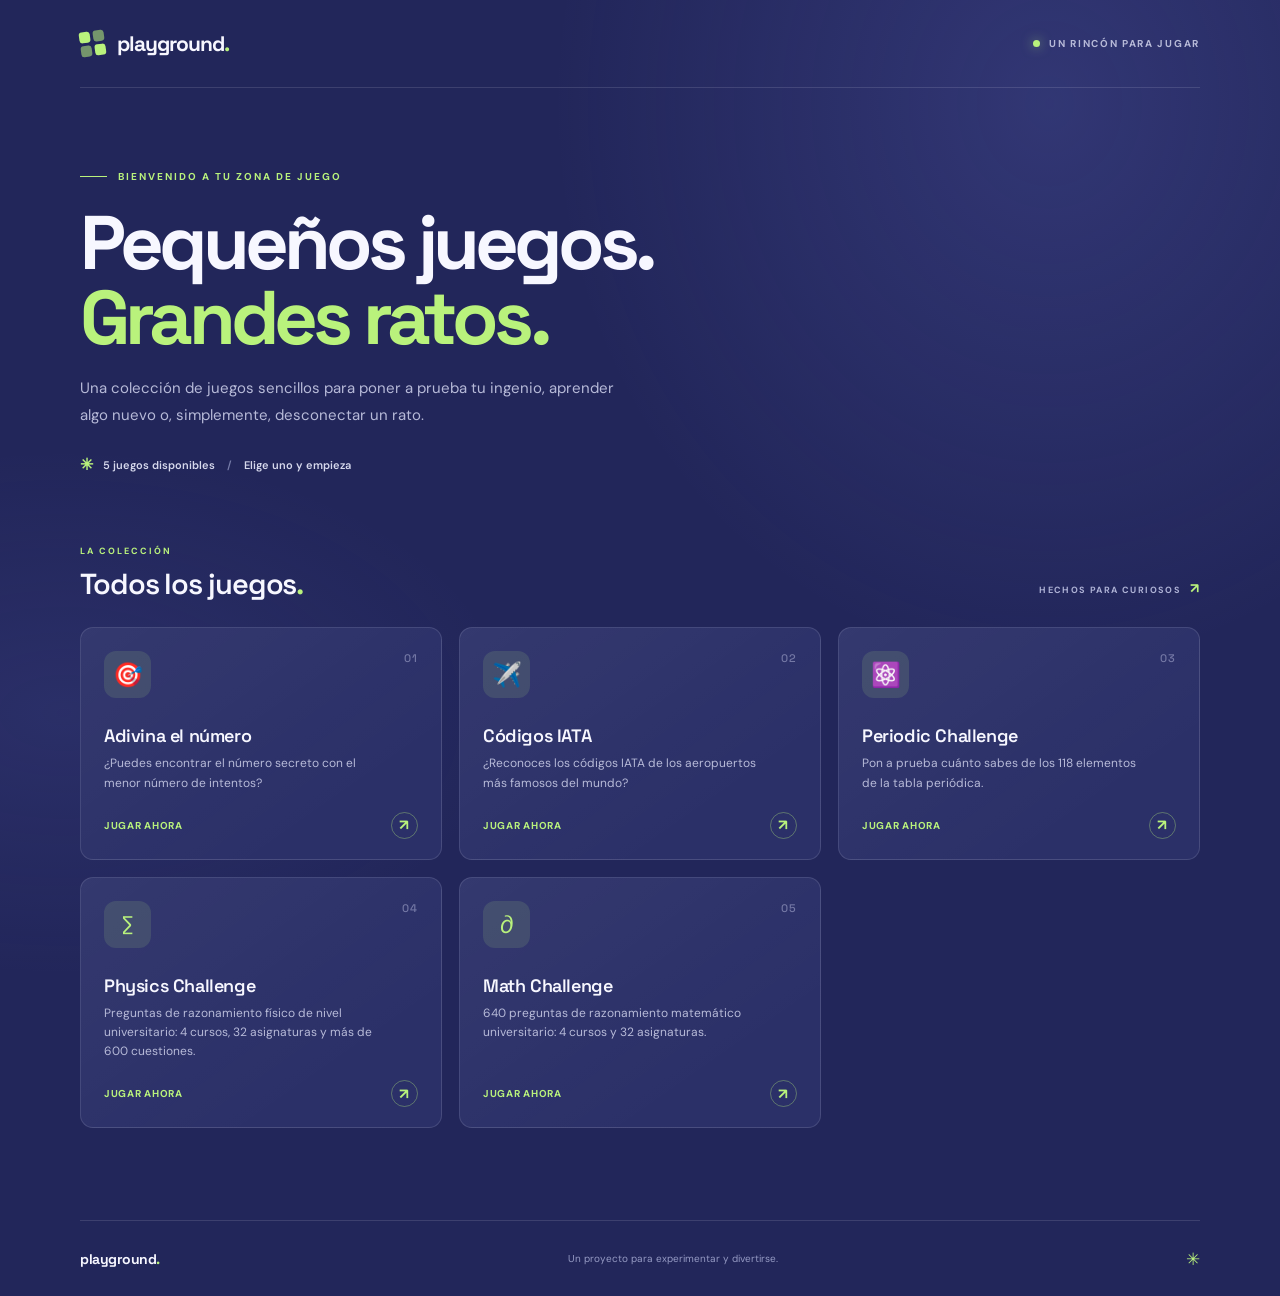
<file: index.html>
<!doctype html>
<html lang="es">
<head>
  <meta charset="utf-8">
  <meta name="viewport" content="width=device-width, initial-scale=1">
  <meta name="theme-color" content="#22265a">
  <meta name="description" content="Una colección de juegos pequeños para pasar un buen rato.">
  <title>Playground — pequeños juegos, grandes ratos</title>
  <link rel="preconnect" href="https://fonts.googleapis.com">
  <link rel="preconnect" href="https://fonts.gstatic.com" crossorigin>
  <link href="https://fonts.googleapis.com/css2?family=DM+Sans:wght@400;500;600;700;800&family=Space+Grotesk:wght@500;600;700&display=swap" rel="stylesheet">
  <link rel="stylesheet" href="styles.css">
  <script src="app.js" defer></script>
</head>
<body>
  <div class="page-shell">
    <header class="topbar">
      <a class="brand" href="./" aria-label="Playground, inicio">
        <span class="brand-mark" aria-hidden="true"><i></i><i></i><i></i><i></i></span>
        <span>playground<span class="brand-period">.</span></span>
      </a>
      <span class="topbar-note"><span class="status-dot"></span> UN RINCÓN PARA JUGAR</span>
    </header>

    <main>
      <section class="intro">
        <div class="eyebrow"><span class="eyebrow-line"></span> BIENVENIDO A TU ZONA DE JUEGO</div>
        <h1>Pequeños juegos.<br><span>Grandes ratos.</span></h1>
        <p class="intro-copy">Una colección de juegos sencillos para poner a prueba tu ingenio, aprender algo nuevo o, simplemente, desconectar un rato.</p>
        <div class="intro-meta"><span class="meta-icon">✳</span><span id="game-count">Cargando juegos...</span><span class="meta-divider">/</span><span>Elige uno y empieza</span></div>
      </section>

      <section class="library" aria-labelledby="library-title">
        <div class="section-heading">
          <div>
            <p class="section-kicker">LA COLECCIÓN</p>
            <h2 id="library-title">Todos los juegos<span class="heading-period">.</span></h2>
          </div>
          <span class="section-side-note">HECHOS PARA CURIOSOS <span>↗</span></span>
        </div>
        <div id="games-grid" class="games-grid" aria-live="polite">
          <div class="loading-card"><span class="loader"></span> Preparando la colección...</div>
        </div>
        <p id="empty-state" class="empty-state" hidden>Todavía no hay juegos por aquí. ¡Añade el primero!</p>
      </section>
    </main>

    <footer class="footer">
      <span class="footer-brand">playground<span class="brand-period">.</span></span>
      <span>Un proyecto para experimentar y divertirse.</span>
      <span class="footer-symbol">✳</span>
    </footer>
  </div>
</body>
</html>
</file>
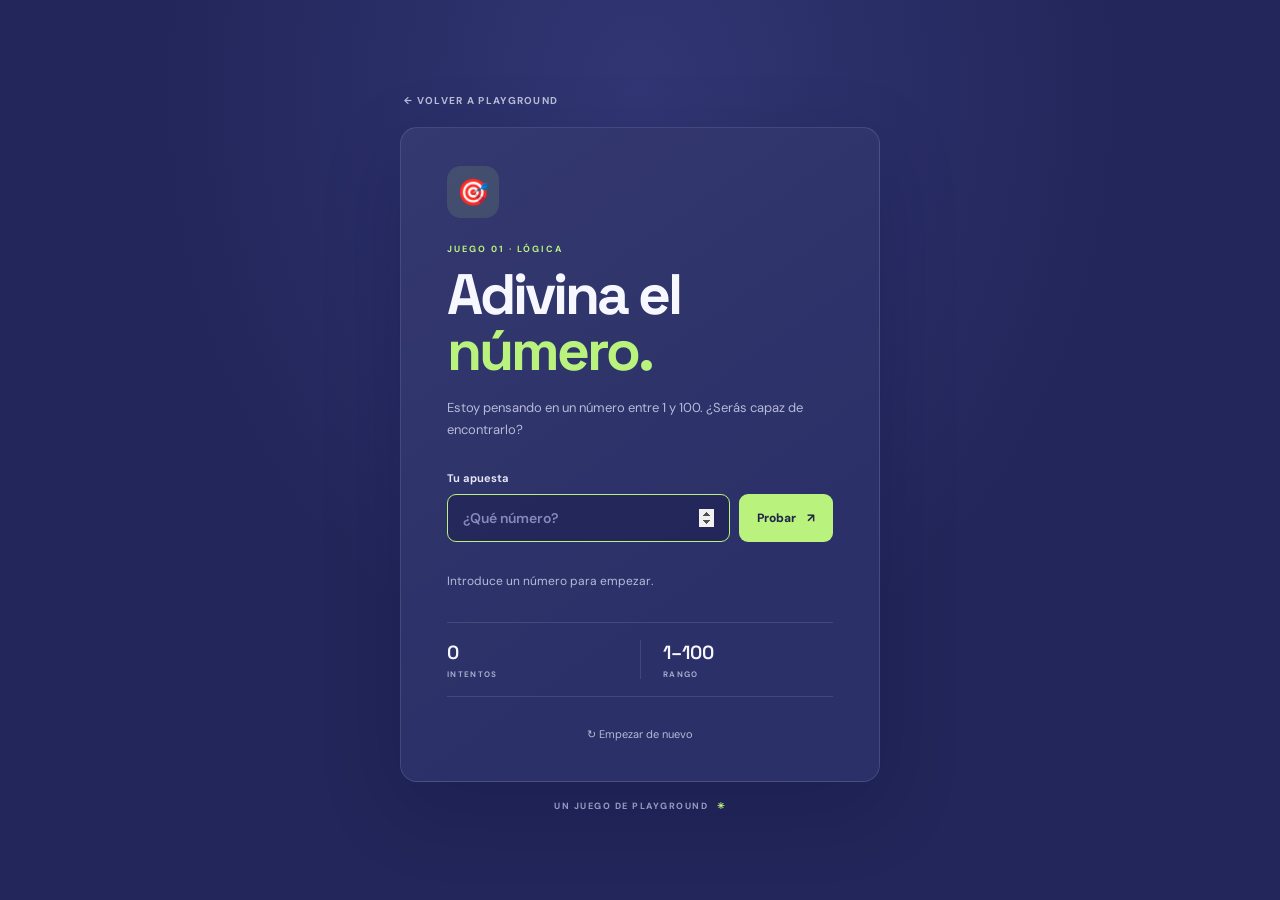
<file: games/adivina-numero/index.html>
<!doctype html>
<html lang="es">
<head>
  <meta charset="utf-8">
  <meta name="viewport" content="width=device-width, initial-scale=1">
  <meta name="theme-color" content="#22265a">
  <title>Adivina el número — Playground</title>
  <link rel="preconnect" href="https://fonts.googleapis.com">
  <link rel="preconnect" href="https://fonts.gstatic.com" crossorigin>
  <link href="https://fonts.googleapis.com/css2?family=DM+Sans:wght@400;500;600;700;800&family=Space+Grotesk:wght@500;600;700&display=swap" rel="stylesheet">
  <link rel="stylesheet" href="style.css">
  <script src="game.js" defer></script>
</head>
<body>
  <main class="game-wrap">
    <a class="back-link" href="../../">← VOLVER A PLAYGROUND</a>
    <section class="game-panel">
      <div class="game-icon">🎯</div>
      <p class="eyebrow">JUEGO 01 · LÓGICA</p>
      <h1>Adivina el<br><span>número.</span></h1>
      <p class="subtitle">Estoy pensando en un número entre 1 y 100. ¿Serás capaz de encontrarlo?</p>
      <form id="guess-form" class="guess-form">
        <label for="guess">Tu apuesta</label>
        <div class="input-row">
          <input id="guess" type="number" min="1" max="100" placeholder="¿Qué número?" required autocomplete="off" inputmode="numeric">
          <button type="submit">Probar <span>↗</span></button>
        </div>
      </form>
      <p id="message" class="message" aria-live="polite">Introduce un número para empezar.</p>
      <div class="stats"><div><strong id="attempts">0</strong><span>INTENTOS</span></div><div><strong>1–100</strong><span>RANGO</span></div></div>
      <button id="reset" class="reset-button" type="button">↻ Empezar de nuevo</button>
    </section>
    <p class="footer-note">UN JUEGO DE PLAYGROUND <span>✳</span></p>
  </main>
</body>
</html>
</file>
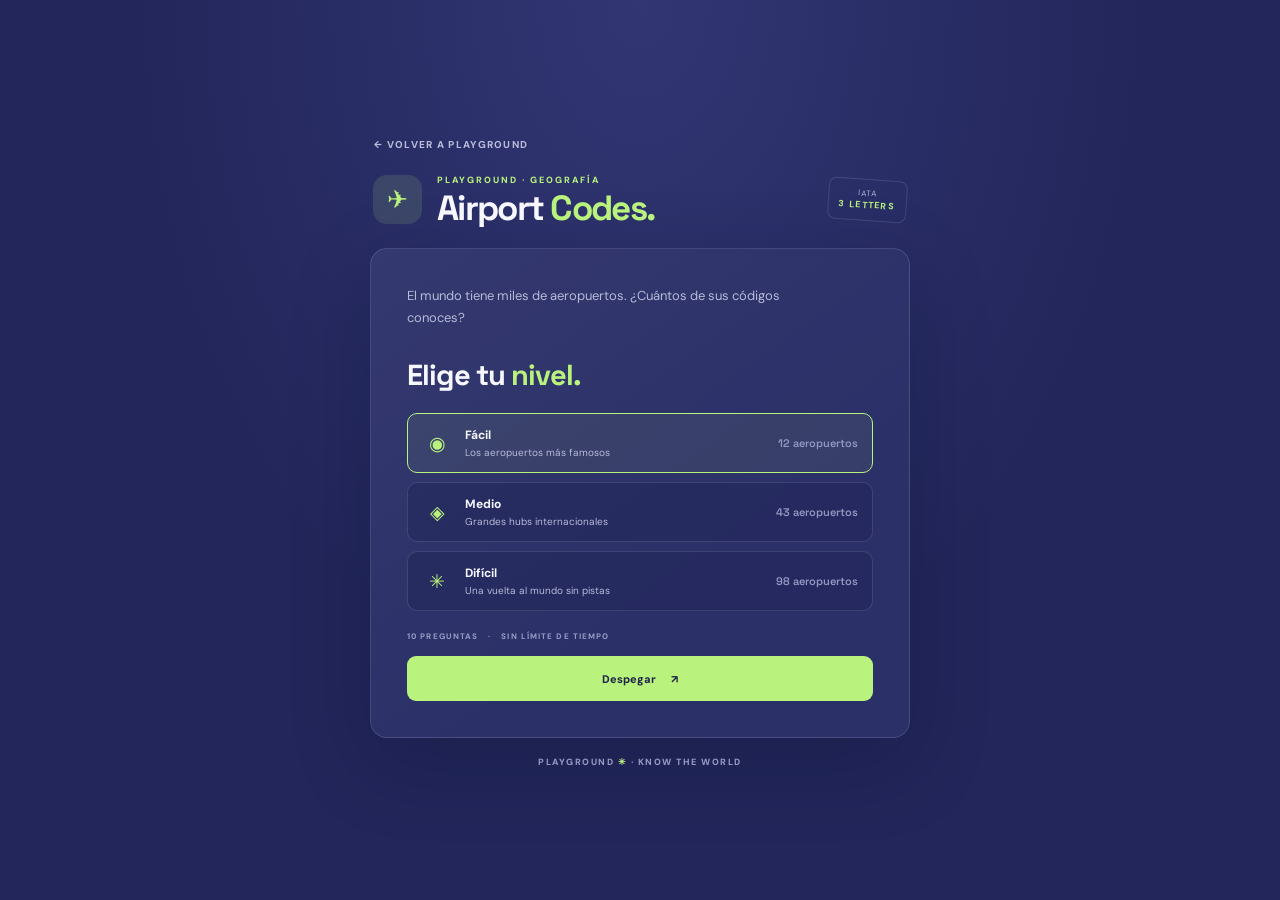
<file: games/airport-codes/index.html>
<!doctype html>
<html lang="es">
<head>
  <meta charset="utf-8">
  <meta name="viewport" content="width=device-width, initial-scale=1">
  <meta name="theme-color" content="#22265a">
  <title>Airport Codes — Playground</title>
  <link rel="preconnect" href="https://fonts.googleapis.com">
  <link rel="preconnect" href="https://fonts.gstatic.com" crossorigin>
  <link href="https://fonts.googleapis.com/css2?family=DM+Sans:wght@400;500;600;700;800&family=Space+Grotesk:wght@500;600;700&display=swap" rel="stylesheet">
  <link rel="stylesheet" href="style.css">
  <script src="game.js" defer></script>
</head>
<body>
  <main class="game-wrap">
    <a class="back-link" href="../../">← VOLVER A PLAYGROUND</a>

    <header class="topline">
      <div class="brand-mark">✈</div>
      <div>
        <p class="eyebrow">PLAYGROUND · GEOGRAFÍA</p>
        <h1>Airport <span>Codes.</span></h1>
      </div>
      <div class="iata-stamp">IATA<br><strong>3 LETTERS</strong></div>
    </header>

    <section id="screen-start" class="panel start-screen">
      <p class="intro">El mundo tiene miles de aeropuertos. ¿Cuántos de sus códigos conoces?</p>
      <h2>Elige tu <span>nivel.</span></h2>
      <div class="difficulty-list" role="group" aria-label="Dificultad">
        <button class="difficulty selected" data-level="easy" type="button">
          <span class="level-icon">◉</span><span class="level-copy"><strong>Fácil</strong><small>Los aeropuertos más famosos</small></span><span class="level-count">12 aeropuertos</span>
        </button>
        <button class="difficulty" data-level="medium" type="button">
          <span class="level-icon">◈</span><span class="level-copy"><strong>Medio</strong><small>Grandes hubs internacionales</small></span><span class="level-count">43 aeropuertos</span>
        </button>
        <button class="difficulty" data-level="hard" type="button">
          <span class="level-icon">✳</span><span class="level-copy"><strong>Difícil</strong><small>Una vuelta al mundo sin pistas</small></span><span class="level-count">98 aeropuertos</span>
        </button>
      </div>
      <div class="start-meta"><span>10 PREGUNTAS</span><span>·</span><span>SIN LÍMITE DE TIEMPO</span></div>
      <button id="start-button" class="primary-button" type="button">Despegar <span>↗</span></button>
    </section>

    <section id="screen-quiz" class="panel quiz-screen" hidden>
      <div class="quiz-top">
        <span id="round-label" class="round-label">PREGUNTA 01 / 10</span>
        <span id="level-label" class="level-pill">FÁCIL</span>
      </div>
      <div class="progress-track"><div id="progress-bar" class="progress-bar"></div></div>
      <div class="score-row"><span>✦ <strong id="score">0</strong> PUNTOS</span><span>RACHA <strong id="streak">0</strong></span></div>

      <div class="airport-card">
        <div class="airport-sky"><span class="radar radar-one"></span><span class="radar radar-two"></span><span class="plane">✈</span><span class="sky-label">DESTINATION UNKNOWN</span></div>
        <p id="airport-country" class="country-label">ESPAÑA · EUROPA</p>
        <h2 id="airport-city">Madrid</h2>
        <p id="airport-name" class="airport-name">Adolfo Suárez Madrid-Barajas</p>
        <div class="code-slots" aria-hidden="true"><span>?</span><span>?</span><span>?</span></div>
      </div>

      <form id="answer-form" class="answer-form" autocomplete="off">
        <label for="answer">¿Cuál es su código IATA?</label>
        <div class="answer-row">
          <input id="answer" name="answer" type="text" maxlength="3" minlength="3" placeholder="ABC" aria-label="Código IATA de tres letras" required>
          <button class="primary-button submit-button" type="submit">Comprobar <span>↗</span></button>
        </div>
      </form>
      <p id="feedback" class="feedback" aria-live="polite">Introduce las tres letras del código.</p>
      <div class="quiz-actions"><button id="skip-button" class="text-button" type="button">No lo sé, saltar →</button><button id="next-button" class="primary-button next-button" type="button" hidden>Siguiente <span>→</span></button></div>
    </section>

    <section id="screen-results" class="panel results-screen" hidden>
      <div class="result-icon">✈</div>
      <p class="eyebrow">VUELO COMPLETADO</p>
      <h2 id="result-title">Buen viaje.</h2>
      <p id="result-subtitle" class="result-subtitle">Has completado la ronda.</p>
      <div class="result-score"><strong id="final-score">0</strong><span> PUNTOS</span></div>
      <div class="result-stats"><div><strong id="correct-count">0/10</strong><small>ACIERTOS</small></div><div><strong id="accuracy">0%</strong><small>PRECISIÓN</small></div><div><strong id="best-streak">0</strong><small>MEJOR RACHA</small></div><div><strong id="personal-record">0</strong><small>RÉCORD</small></div></div>
      <div class="review-heading"><h3>Tu hoja de ruta</h3><span>RESPUESTAS</span></div>
      <div id="review-list" class="review-list"></div>
      <button id="play-again" class="primary-button" type="button">Volver a jugar <span>↗</span></button>
    </section>

    <footer class="footer-note">PLAYGROUND <span>✳</span> · KNOW THE WORLD</footer>
  </main>
</body>
</html>
</file>
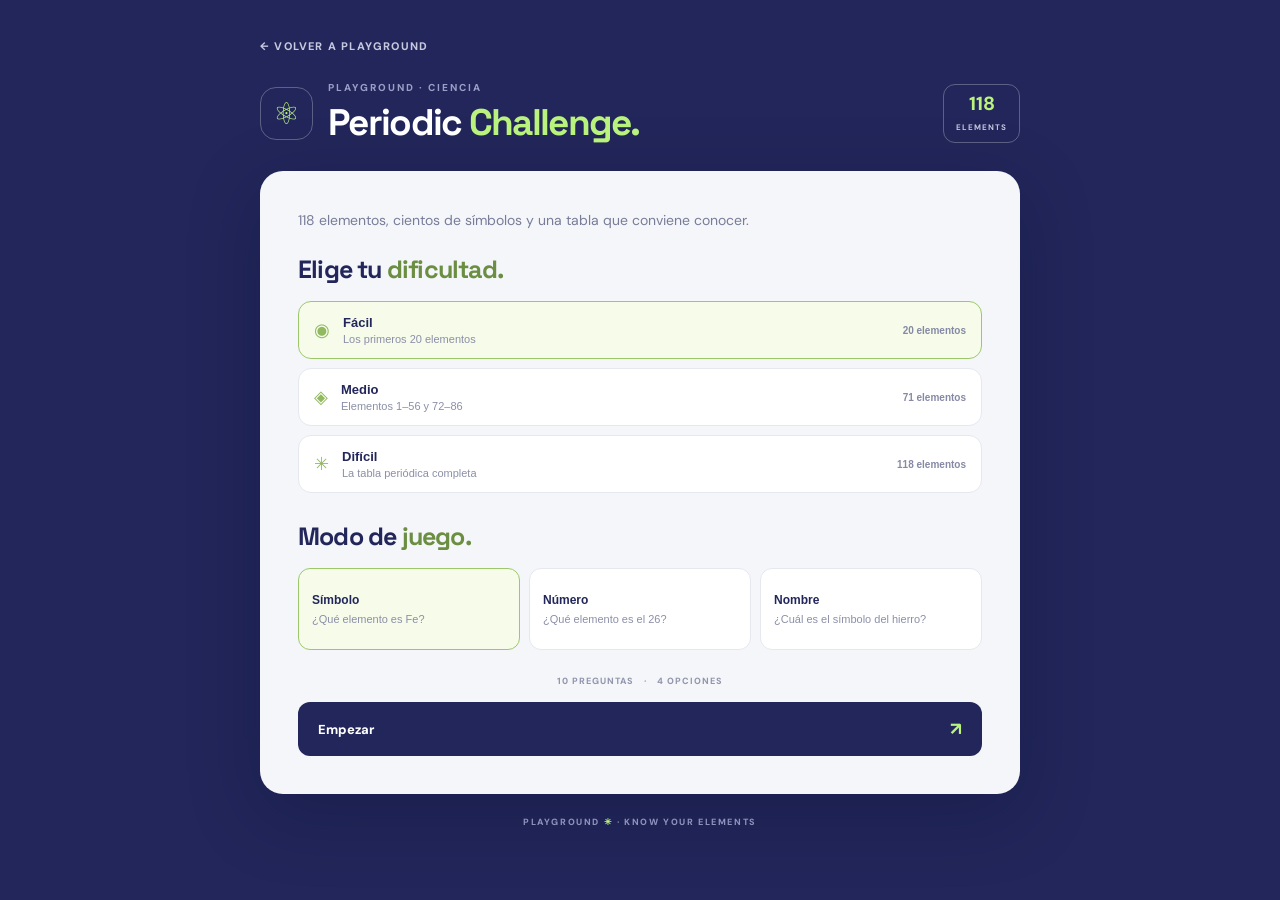
<file: games/periodic-challenge/index.html>
<!doctype html>
<html lang="es">
<head>
  <meta charset="utf-8">
  <meta name="viewport" content="width=device-width, initial-scale=1">
  <meta name="theme-color" content="#22265a">
  <title>Periodic Challenge — Playground</title>
  <link rel="preconnect" href="https://fonts.googleapis.com">
  <link rel="preconnect" href="https://fonts.gstatic.com" crossorigin>
  <link href="https://fonts.googleapis.com/css2?family=DM+Sans:wght@400;500;600;700;800&family=Space+Grotesk:wght@500;600;700&display=swap" rel="stylesheet">
  <link rel="stylesheet" href="style.css">
  <script src="game.js" defer></script>
</head>
<body>
  <main class="game-wrap">
    <a class="back-link" href="../../">← VOLVER A PLAYGROUND</a>
    <header class="topline">
      <div class="brand-mark">⚛</div>
      <div><p class="eyebrow">PLAYGROUND · CIENCIA</p><h1>Periodic <span>Challenge.</span></h1></div>
      <div class="atom-stamp">118<br><strong>ELEMENTS</strong></div>
    </header>

    <section id="screen-start" class="panel start-screen">
      <p class="intro">118 elementos, cientos de símbolos y una tabla que conviene conocer.</p>
      <h2>Elige tu <span>dificultad.</span></h2>
      <div class="difficulty-list" role="group" aria-label="Dificultad">
        <button class="difficulty selected" data-level="easy" type="button"><span class="level-icon">◉</span><span class="level-copy"><strong>Fácil</strong><small>Los primeros 20 elementos</small></span><span class="level-count">20 elementos</span></button>
        <button class="difficulty" data-level="medium" type="button"><span class="level-icon">◈</span><span class="level-copy"><strong>Medio</strong><small>Elementos 1–56 y 72–86</small></span><span class="level-count">71 elementos</span></button>
        <button class="difficulty" data-level="hard" type="button"><span class="level-icon">✳</span><span class="level-copy"><strong>Difícil</strong><small>La tabla periódica completa</small></span><span class="level-count">118 elementos</span></button>
      </div>
      <h2 class="mode-heading">Modo de <span>juego.</span></h2>
      <div class="mode-grid" role="group" aria-label="Modo de juego">
        <button class="mode selected" data-mode="symbol" type="button"><strong>Símbolo</strong><small>¿Qué elemento es Fe?</small></button>
        <button class="mode" data-mode="number" type="button"><strong>Número</strong><small>¿Qué elemento es el 26?</small></button>
        <button class="mode" data-mode="name" type="button"><strong>Nombre</strong><small>¿Cuál es el símbolo del hierro?</small></button>
      </div>
      <div class="start-meta"><span>10 PREGUNTAS</span><span>·</span><span>4 OPCIONES</span></div>
      <button id="start-button" class="primary-button" type="button">Empezar <span>↗</span></button>
    </section>

    <section id="screen-quiz" class="panel quiz-screen" hidden>
      <div class="quiz-top"><span id="round-label" class="round-label">PREGUNTA 01 / 10</span><span id="level-label" class="level-pill">FÁCIL</span></div>
      <div class="progress-track"><div id="progress-bar" class="progress-bar"></div></div>
      <div class="score-row"><span>✦ <strong id="score">0</strong> PUNTOS</span><span>RACHA <strong id="streak">0</strong></span></div>
      <div class="element-card">
        <div class="element-top"><span id="element-number">26</span><span id="element-category">METAL DE TRANSICIÓN</span></div>
        <div id="element-prompt" class="element-prompt">Fe</div>
        <p id="element-hint" class="element-hint">IDENTIFICA EL ELEMENTO</p>
      </div>
      <p class="question-label" id="question-label">¿A qué elemento corresponde este símbolo?</p>
      <div id="options" class="options-grid" role="group" aria-label="Respuestas posibles"></div>
      <p id="feedback" class="feedback" aria-live="polite">Selecciona una respuesta.</p>
      <div class="quiz-actions"><span id="streak-note" class="streak-note">+100 PUNTOS POR ACIERTO</span><button id="next-button" class="primary-button next-button" type="button" hidden>Siguiente <span>→</span></button></div>
    </section>

    <section id="screen-results" class="panel results-screen" hidden>
      <div class="result-icon">⚛</div><p class="eyebrow">RONDA COMPLETADA</p>
      <h2 id="result-title">Buen trabajo.</h2><p id="result-subtitle" class="result-subtitle">Has completado la ronda.</p>
      <div class="result-score"><strong id="final-score">0</strong><span> PUNTOS</span></div>
      <div class="result-stats"><div><strong id="correct-count">0/10</strong><small>ACIERTOS</small></div><div><strong id="accuracy">0%</strong><small>PRECISIÓN</small></div><div><strong id="best-streak">0</strong><small>MEJOR RACHA</small></div><div><strong id="personal-record">0</strong><small>RÉCORD</small></div></div>
      <div class="review-heading"><h3>Repasa la tabla</h3><span>RESPUESTAS</span></div><div id="review-list" class="review-list"></div>
      <button id="play-again" class="primary-button" type="button">Volver a jugar <span>↗</span></button>
    </section>
    <footer class="footer-note">PLAYGROUND <span>✳</span> · KNOW YOUR ELEMENTS</footer>
  </main>
</body>
</html>
</file>
<file: styles.css>
:root {
  --base: #22265a;
  --base-deep: #1b1e4b;
  --base-soft: #30356f;
  --card: #2b3068;
  --card-hover: #343a7a;
  --accent: #b9f27c;
  --text: #f7f7ff;
  --muted: #b7bad8;
  --line: rgba(235, 237, 255, .13);
  --font-body: 'DM Sans', sans-serif;
  --font-display: 'Space Grotesk', sans-serif;
}

* { box-sizing: border-box; }
html { min-height: 100%; background: var(--base); }
body {
  margin: 0;
  min-height: 100vh;
  color: var(--text);
  font-family: var(--font-body);
  background:
    radial-gradient(ellipse at 82% 8%, rgba(112, 120, 220, .20), transparent 31rem),
    radial-gradient(ellipse at 5% 55%, rgba(103, 110, 204, .12), transparent 28rem),
    var(--base);
}
a { color: inherit; text-decoration: none; }
button, a { -webkit-tap-highlight-color: transparent; }
.page-shell { width: min(1120px, calc(100% - 64px)); margin: 0 auto; }
.topbar { height: 88px; display: flex; align-items: center; justify-content: space-between; border-bottom: 1px solid var(--line); }
.brand { display: inline-flex; align-items: center; gap: 12px; font: 700 21px var(--font-display); letter-spacing: -1px; }
.brand-period, .heading-period { color: var(--accent); }
.brand-mark { width: 25px; height: 25px; display: grid; grid-template-columns: 1fr 1fr; gap: 3px; transform: rotate(-8deg); }
.brand-mark i { display: block; border-radius: 3px; background: var(--accent); }
.brand-mark i:nth-child(2), .brand-mark i:nth-child(3) { opacity: .55; }
.topbar-note { color: var(--muted); font-size: 10px; font-weight: 700; letter-spacing: 1.7px; display: flex; align-items: center; gap: 9px; }
.status-dot { width: 7px; height: 7px; border-radius: 50%; background: var(--accent); box-shadow: 0 0 12px rgba(185, 242, 124, .6); }
.intro { padding: 82px 0 70px; max-width: 690px; }
.eyebrow, .section-kicker { color: var(--accent); font-size: 10px; font-weight: 700; letter-spacing: 2px; }
.eyebrow { display: flex; align-items: center; gap: 11px; margin-bottom: 22px; }
.eyebrow-line { width: 27px; height: 1px; background: var(--accent); }
h1, h2, p { margin-top: 0; }
h1 { margin-bottom: 20px; font: 700 clamp(48px, 7vw, 76px)/.99 var(--font-display); letter-spacing: -4.8px; }
h1 span { color: var(--accent); }
.intro-copy { max-width: 540px; color: var(--muted); font-size: 15px; line-height: 1.8; margin-bottom: 25px; }
.intro-meta { display: flex; align-items: center; gap: 10px; color: #d6d8ec; font-size: 11px; font-weight: 600; }
.meta-icon { color: var(--accent); font-size: 16px; }
.meta-divider { color: #777da9; margin: 0 2px; }
.library { padding: 0 0 92px; }
.section-heading { display: flex; align-items: end; justify-content: space-between; margin-bottom: 25px; }
.section-kicker { margin-bottom: 8px; font-size: 9px; }
h2 { margin: 0; font: 600 29px var(--font-display); letter-spacing: -1.1px; }
.section-side-note { color: #aeb2d5; font-size: 9px; font-weight: 700; letter-spacing: 1.4px; padding-bottom: 5px; }
.section-side-note span { color: var(--accent); font-size: 14px; margin-left: 5px; }
.games-grid { display: grid; grid-template-columns: repeat(3, minmax(0, 1fr)); gap: 17px; }
.game-card { position: relative; min-height: 218px; padding: 23px 23px 20px; display: flex; flex-direction: column; overflow: hidden; border: 1px solid var(--line); border-radius: 13px; background: linear-gradient(145deg, rgba(255,255,255,.045), transparent 75%), var(--card); transition: transform .2s ease, background .2s ease, border-color .2s ease; }
.game-card:hover { transform: translateY(-5px); background-color: var(--card-hover); border-color: rgba(185, 242, 124, .42); }
.game-card:focus-visible { outline: 2px solid var(--accent); outline-offset: 4px; }
.card-top { display: flex; align-items: flex-start; justify-content: space-between; margin-bottom: 26px; }
.game-icon { width: 47px; height: 47px; display: grid; place-items: center; border-radius: 12px; background: rgba(185, 242, 124, .12); color: var(--accent); font-size: 24px; }
.card-number { color: rgba(225, 228, 255, .4); font: 500 11px var(--font-display); letter-spacing: 1px; }
.game-card h3 { margin: 0 0 7px; font: 600 18px var(--font-display); letter-spacing: -.4px; }
.game-card p { color: var(--muted); font-size: 12px; line-height: 1.6; margin: 0; max-width: 280px; }
.card-bottom { margin-top: auto; padding-top: 19px; display: flex; align-items: center; justify-content: space-between; color: var(--accent); font-size: 10px; font-weight: 700; letter-spacing: .7px; }
.card-arrow { width: 27px; height: 27px; display: grid; place-items: center; border: 1px solid rgba(185, 242, 124, .35); border-radius: 50%; font-size: 15px; transition: transform .2s ease, background .2s ease; }
.game-card:hover .card-arrow { transform: translate(2px, -2px); background: rgba(185, 242, 124, .12); }
.loading-card { grid-column: 1 / -1; min-height: 150px; display: flex; align-items: center; justify-content: center; gap: 12px; border: 1px dashed var(--line); border-radius: 13px; color: var(--muted); font-size: 13px; }
.loader { width: 15px; height: 15px; border: 2px solid rgba(255,255,255,.2); border-top-color: var(--accent); border-radius: 50%; animation: spin .8s linear infinite; }
@keyframes spin { to { transform: rotate(360deg); } }
.empty-state { padding: 28px; text-align: center; color: var(--muted); border: 1px dashed var(--line); border-radius: 12px; font-size: 13px; }
.footer { min-height: 76px; border-top: 1px solid var(--line); display: flex; align-items: center; justify-content: space-between; color: #969bc4; font-size: 10px; }
.footer-brand { color: var(--text); font: 700 14px var(--font-display); letter-spacing: -.5px; }
.footer-symbol { color: var(--accent); font-size: 17px; }
@media (max-width: 760px) {
  .page-shell { width: min(100% - 40px, 560px); }
  .intro { padding: 67px 0 57px; }
  h1 { letter-spacing: -3px; }
  .games-grid { grid-template-columns: repeat(2, minmax(0, 1fr)); gap: 12px; }
  .game-card { min-height: 215px; padding: 18px; }
  .section-side-note { display: none; }
}
@media (max-width: 480px) {
  .page-shell { width: calc(100% - 36px); }
  .topbar { height: 72px; }
  .topbar-note { font-size: 8px; letter-spacing: 1px; }
  .brand { font-size: 19px; }
  .intro { padding: 58px 0 49px; }
  h1 { font-size: 51px; }
  .intro-copy { font-size: 13px; }
  .games-grid { grid-template-columns: 1fr; }
  .game-card { min-height: 190px; }
  .footer { gap: 12px; }
  .footer > span:nth-child(2) { max-width: 180px; text-align: right; line-height: 1.5; }
}
@media (prefers-reduced-motion: reduce) { *, *::before, *::after { animation-duration: .01ms !important; transition-duration: .01ms !important; } }
</file>
<file: games/adivina-numero/style.css>
:root { --base: #22265a; --panel: #2b3068; --accent: #b9f27c; --text: #f7f7ff; --muted: #b7bad8; }
* { box-sizing: border-box; }
body { margin: 0; min-height: 100vh; padding: 34px 20px; display: grid; place-items: center; color: var(--text); font-family: 'DM Sans', sans-serif; background: radial-gradient(ellipse at 50% 10%, rgba(112,120,220,.2), transparent 30rem), var(--base); }
.game-wrap { width: min(100%, 480px); }
.back-link { display: inline-block; margin: 0 0 20px 4px; color: var(--muted); font-size: 10px; font-weight: 700; letter-spacing: 1.3px; text-decoration: none; transition: color .2s; }
.back-link:hover { color: var(--accent); }
.game-panel { padding: 38px clamp(24px, 7vw, 46px) 32px; border: 1px solid rgba(235,237,255,.13); border-radius: 17px; background: linear-gradient(145deg, rgba(255,255,255,.045), transparent 70%), var(--panel); box-shadow: 0 25px 80px rgba(9,11,43,.2); }
.game-icon { width: 52px; height: 52px; display: grid; place-items: center; border-radius: 14px; background: rgba(185,242,124,.12); font-size: 26px; }
.eyebrow { margin: 25px 0 12px; color: var(--accent); font-size: 9px; font-weight: 700; letter-spacing: 2px; }
h1 { margin: 0; font: 700 clamp(43px, 10vw, 57px)/.98 'Space Grotesk', sans-serif; letter-spacing: -3px; }
h1 span { color: var(--accent); }
.subtitle { margin: 18px 0 30px; color: var(--muted); font-size: 13px; line-height: 1.7; }
.guess-form label { display: block; margin-bottom: 9px; color: #e4e5f5; font-size: 11px; font-weight: 700; }
.input-row { display: flex; gap: 9px; }
input { min-width: 0; flex: 1; padding: 14px 15px; border: 1px solid rgba(235,237,255,.17); border-radius: 9px; outline: none; color: var(--text); background: rgba(20,23,65,.4); font: 600 14px 'DM Sans', sans-serif; }
input:focus { border-color: var(--accent); }
input::placeholder { color: #858bb8; }
button { cursor: pointer; font-family: inherit; }
.input-row button { padding: 0 18px; border: 0; border-radius: 9px; color: #20264a; background: var(--accent); font-size: 12px; font-weight: 800; transition: transform .2s, filter .2s; }
.input-row button:hover { transform: translateY(-2px); filter: brightness(1.05); }
.input-row button span { margin-left: 8px; }
.message { min-height: 42px; margin: 18px 0 20px; display: flex; align-items: center; color: var(--muted); font-size: 12px; line-height: 1.5; }
.message.success { color: var(--accent); font-weight: 700; }
.message.hint { color: #f1d58c; }
.stats { display: grid; grid-template-columns: 1fr 1fr; padding: 17px 0; border-top: 1px solid rgba(235,237,255,.12); border-bottom: 1px solid rgba(235,237,255,.12); }
.stats div { display: flex; flex-direction: column; gap: 4px; }
.stats div + div { padding-left: 22px; border-left: 1px solid rgba(235,237,255,.12); }
.stats strong { font: 600 19px 'Space Grotesk', sans-serif; }
.stats span { color: #a5a9ce; font-size: 8px; font-weight: 700; letter-spacing: 1.3px; }
.reset-button { display: block; margin: 22px auto 0; padding: 8px 12px; border: 0; color: var(--muted); background: transparent; font-size: 11px; transition: color .2s; }
.reset-button:hover { color: var(--accent); }
.footer-note { margin: 18px 0 0; text-align: center; color: #969bc4; font-size: 9px; font-weight: 700; letter-spacing: 1.5px; }
.footer-note span { margin-left: 5px; color: var(--accent); }
</file>
<file: games/airport-codes/style.css>
:root { --base:#22265a; --panel:#2b3068; --panel-deep:#202451; --accent:#b9f27c; --text:#f7f7ff; --muted:#b7bad8; --line:rgba(235,237,255,.13); }
* { box-sizing:border-box; }
[hidden] { display:none !important; }
body { margin:0; min-height:100vh; padding:30px 18px; display:grid; place-items:center; color:var(--text); font-family:'DM Sans',sans-serif; background:radial-gradient(ellipse at 50% 0%,rgba(112,120,220,.2),transparent 32rem),var(--base); }
button,input { font:inherit; }
button { cursor:pointer; }
.game-wrap { width:min(100%,540px); }
.back-link { display:inline-block; margin:0 0 23px 4px; color:var(--muted); font-size:10px; font-weight:800; letter-spacing:1.3px; text-decoration:none; transition:color .2s; }
.back-link:hover { color:var(--accent); }
.topline { display:flex; align-items:center; gap:15px; margin:0 3px 22px; }
.brand-mark { width:49px; height:49px; display:grid; place-items:center; border-radius:14px; color:var(--accent); background:rgba(185,242,124,.12); font-size:25px; }
.eyebrow { margin:0 0 5px; color:var(--accent); font-size:9px; font-weight:800; letter-spacing:2px; }
h1 { margin:0; font:700 clamp(27px,7vw,35px)/1 'Space Grotesk',sans-serif; letter-spacing:-1.7px; }
h1 span,h2 span { color:var(--accent); }
.iata-stamp { margin-left:auto; padding:7px 10px; border:1px solid var(--line); border-radius:8px; color:#aeb2d3; font-size:8px; line-height:1.5; letter-spacing:1.3px; text-align:center; transform:rotate(4deg); }
.iata-stamp strong { color:var(--accent); font-size:9px; }
.panel { padding:clamp(23px,6vw,36px); border:1px solid var(--line); border-radius:17px; background:linear-gradient(145deg,rgba(255,255,255,.045),transparent 65%),var(--panel); box-shadow:0 25px 80px rgba(9,11,43,.23); }
.intro { max-width:390px; margin:0 0 27px; color:var(--muted); font-size:13px; line-height:1.7; }
.panel h2 { margin:0 0 20px; font:700 29px 'Space Grotesk',sans-serif; letter-spacing:-1px; }
.difficulty-list { display:grid; gap:9px; }
.difficulty { width:100%; display:flex; align-items:center; gap:13px; padding:13px 14px; border:1px solid var(--line); border-radius:10px; color:var(--text); background:rgba(20,23,65,.23); text-align:left; transition:border-color .2s,background .2s,transform .2s; }
.difficulty:hover { transform:translateY(-1px); border-color:rgba(185,242,124,.5); }
.difficulty.selected { border-color:var(--accent); background:rgba(185,242,124,.075); }
.level-icon { width:30px; color:var(--accent); font-size:19px; text-align:center; }
.level-copy { display:grid; gap:3px; }
.level-copy strong { font-size:12px; }
.level-copy small { color:var(--muted); font-size:10px; }
.level-count { margin-left:auto; color:#9298c2; font:600 11px 'Space Grotesk',sans-serif; }
.start-meta { display:flex; gap:10px; margin:20px 0 15px; color:#969bc4; font-size:8px; font-weight:800; letter-spacing:1.1px; }
.primary-button { min-height:45px; padding:0 18px; border:0; border-radius:9px; color:#20264a; background:var(--accent); font-size:11px; font-weight:800; transition:transform .2s,filter .2s; }
.primary-button:hover { transform:translateY(-2px); filter:brightness(1.05); }
.primary-button span { margin-left:12px; }
#start-button { width:100%; }
.quiz-top,.score-row { display:flex; align-items:center; justify-content:space-between; }
.round-label,.level-pill { color:#c4c7e1; font-size:9px; font-weight:800; letter-spacing:1.3px; }
.level-pill { padding:6px 9px; border-radius:20px; color:var(--accent); background:rgba(185,242,124,.1); }
.progress-track { height:4px; margin:15px 0 13px; overflow:hidden; border-radius:4px; background:rgba(255,255,255,.1); }
.progress-bar { width:10%; height:100%; border-radius:4px; background:var(--accent); transition:width .3s; }
.score-row { color:#aeb2d3; font-size:9px; font-weight:800; letter-spacing:1px; }
.score-row strong { color:var(--text); font:600 13px 'Space Grotesk',sans-serif; }
.airport-card { position:relative; margin:23px 0 22px; padding:0 20px 22px; overflow:hidden; border:1px solid rgba(235,237,255,.12); border-radius:12px; background:rgba(22,26,70,.35); text-align:center; }
.airport-sky { position:relative; height:105px; margin:0 -20px 18px; overflow:hidden; display:grid; place-items:center; background:linear-gradient(150deg,rgba(112,120,220,.24),rgba(25,29,78,.05)); }
.airport-sky:after { position:absolute; right:-5%; bottom:20px; left:-5%; height:1px; content:''; background:rgba(185,242,124,.28); transform:rotate(-7deg); }
.plane { z-index:1; color:var(--accent); font-size:38px; transform:rotate(-12deg); text-shadow:0 0 30px rgba(185,242,124,.35); }
.radar { position:absolute; width:130px; height:130px; border:1px solid rgba(185,242,124,.12); border-radius:50%; }
.radar-one { top:-75px; left:15%; }.radar-two { right:12%; bottom:-95px; width:180px; height:180px; }
.sky-label { position:absolute; right:13px; bottom:9px; color:#969bc4; font-size:7px; font-weight:800; letter-spacing:1.4px; }
.country-label { margin:0 0 7px; color:var(--accent); font-size:9px; font-weight:800; letter-spacing:1.7px; }
.airport-card h2 { margin:0; font:700 clamp(29px,8vw,39px)/1.1 'Space Grotesk',sans-serif; letter-spacing:-1.5px; }
.airport-name { margin:7px 0 17px; color:var(--muted); font-size:11px; }
.code-slots { display:flex; justify-content:center; gap:7px; }
.code-slots span { width:35px; height:38px; display:grid; place-items:center; border:1px solid rgba(185,242,124,.28); border-radius:6px; color:var(--accent); background:rgba(185,242,124,.06); font:600 19px 'Space Grotesk',sans-serif; }
.answer-form label { display:block; margin-bottom:9px; color:#e4e5f5; font-size:11px; font-weight:700; }
.answer-row { display:flex; gap:9px; }
.answer-row input { width:0; min-width:0; flex:1; padding:12px 14px; border:1px solid rgba(235,237,255,.17); border-radius:9px; outline:none; color:var(--text); background:rgba(20,23,65,.4); font:700 17px 'Space Grotesk',sans-serif; letter-spacing:5px; text-transform:uppercase; }
.answer-row input:focus { border-color:var(--accent); }.answer-row input::placeholder { color:#777eae; }
.answer-row input:disabled { opacity:.65; }
.submit-button { white-space:nowrap; }
.feedback { min-height:36px; margin:13px 0 3px; color:var(--muted); font-size:11px; line-height:1.5; }
.feedback.success { color:var(--accent); font-weight:700; }.feedback.error { color:#ffb1a9; font-weight:700; }
.quiz-actions { min-height:39px; display:flex; align-items:center; justify-content:space-between; }
.text-button { padding:8px 0; border:0; color:#aeb2d3; background:transparent; font-size:10px; font-weight:700; }.text-button:hover { color:var(--accent); }
.next-button { min-height:37px; padding:0 14px; }
.footer-note { margin:18px 0 0; color:#969bc4; font-size:9px; font-weight:800; letter-spacing:1.5px; text-align:center; }.footer-note span { color:var(--accent); }
.results-screen { text-align:center; }.result-icon { width:53px; height:53px; display:grid; place-items:center; margin:0 auto 18px; border-radius:15px; color:var(--accent); background:rgba(185,242,124,.12); font-size:26px; }
.results-screen h2 { margin:0 0 7px; font-size:32px; }.result-subtitle { margin:0; color:var(--muted); font-size:12px; }
.result-score { margin:22px 0 18px; color:var(--accent); }.result-score strong { font:700 54px/.95 'Space Grotesk',sans-serif; letter-spacing:-3px; }.result-score span { font-size:9px; font-weight:800; letter-spacing:1.5px; }
.result-stats { display:grid; grid-template-columns:repeat(4,1fr); padding:16px 0; border-top:1px solid var(--line); border-bottom:1px solid var(--line); }.result-stats div { display:grid; gap:4px; }.result-stats div+div { border-left:1px solid var(--line); }.result-stats strong { font:600 17px 'Space Grotesk',sans-serif; }.result-stats small { color:#a5a9ce; font-size:8px; font-weight:800; letter-spacing:1px; }
.review-heading { display:flex; align-items:center; justify-content:space-between; margin:22px 0 10px; text-align:left; }.review-heading h3 { margin:0; font:600 14px 'Space Grotesk',sans-serif; }.review-heading span { color:#969bc4; font-size:8px; font-weight:800; letter-spacing:1px; }
.review-list { display:grid; gap:6px; max-height:290px; margin-bottom:20px; overflow:auto; text-align:left; }.review-item { display:flex; align-items:center; gap:10px; padding:10px 11px; border:1px solid var(--line); border-radius:8px; background:rgba(20,23,65,.2); }.review-status { width:20px; height:20px; display:grid; flex:none; place-items:center; border-radius:50%; color:var(--accent); background:rgba(185,242,124,.1); font-size:11px; }.review-status.missed { color:#ffb1a9; background:rgba(255,177,169,.1); }.review-city { min-width:0; flex:1; display:grid; gap:2px; }.review-city strong { font-size:10px; }.review-city small { overflow:hidden; color:var(--muted); font-size:9px; text-overflow:ellipsis; white-space:nowrap; }.review-code { color:var(--accent); font:700 13px 'Space Grotesk',sans-serif; letter-spacing:1px; }
#play-again { width:100%; }
@media(max-width:390px) { .result-stats strong { font-size:14px; }.result-stats small { font-size:7px; }.panel { padding:22px 18px; }.answer-row { flex-wrap:wrap; }.answer-row input { min-width:100%; }.submit-button { width:100%; }.iata-stamp { display:none; } }
</file>
<file: games/periodic-challenge/style.css>
:root{--navy:#22265a;--navy-2:#30366f;--lime:#b9f27c;--paper:#f5f6fa;--ink:#22265a;--muted:#8589a5;--line:#e6e8f0;--green:#34865a;--red:#c6535b}
*{box-sizing:border-box}body{margin:0;min-height:100vh;background:var(--navy);color:var(--ink);font-family:"DM Sans",sans-serif;padding:34px 18px 26px}.game-wrap{width:min(100%,760px);margin:0 auto}.back-link{display:inline-block;color:#c7c9df;text-decoration:none;font-size:11px;font-weight:800;letter-spacing:1.2px;margin:0 0 28px}.back-link:hover{color:var(--lime)}.topline{display:flex;align-items:center;gap:15px;color:white;margin-bottom:25px}.brand-mark{width:53px;height:53px;border:1px solid #ffffff45;border-radius:16px;display:grid;place-items:center;color:var(--lime);font-size:30px}.eyebrow{font-size:10px;letter-spacing:2px;font-weight:800;color:#999fc7;margin:0 0 5px}.topline h1{font-family:"Space Grotesk",sans-serif;font-size:clamp(25px,5vw,37px);letter-spacing:-1.7px;margin:0}.topline h1 span,.panel h2 span{color:var(--lime)}.atom-stamp{margin-left:auto;border:1px solid #ffffff45;border-radius:12px;padding:9px 12px;text-align:center;color:var(--lime);font-size:19px;font-weight:800;line-height:1.05}.atom-stamp strong{font-size:8px;letter-spacing:1px;color:#c7c9df}.panel{background:var(--paper);border-radius:23px;padding:clamp(22px,5vw,38px);box-shadow:0 20px 70px #090b2b40}.panel[hidden]{display:none}.intro{color:#777c99;font-size:14px;line-height:1.6;margin:0 0 22px}.panel h2{font-family:"Space Grotesk",sans-serif;font-size:25px;letter-spacing:-.8px;margin:0 0 16px}.panel h2 span{color:#6b8e42}.difficulty-list{display:grid;gap:9px}.difficulty{display:flex;align-items:center;gap:13px;text-align:left;background:white;border:1px solid var(--line);border-radius:13px;padding:13px 15px;color:var(--ink);cursor:pointer;transition:.18s}.difficulty:hover,.difficulty.selected{border-color:#9cc86b;background:#f7fbea}.level-icon{font-size:18px;color:#91b95f}.level-copy{display:grid;gap:3px}.level-copy strong{font-size:13px}.level-copy small,.mode small{font-size:11px;color:#8b8fa7}.level-count{margin-left:auto;color:#8589a5;font-size:10px;font-weight:700}.mode-heading{margin-top:27px!important}.mode-grid{display:grid;grid-template-columns:repeat(3,1fr);gap:9px}.mode{min-height:82px;text-align:left;padding:13px;background:white;border:1px solid var(--line);border-radius:12px;color:var(--ink);cursor:pointer;display:grid;align-content:center;gap:6px}.mode strong{font-size:12px}.mode.selected,.mode:hover{border-color:#9cc86b;background:#f7fbea}.start-meta{display:flex;justify-content:center;gap:10px;color:#9296ac;font-size:9px;font-weight:800;letter-spacing:1px;margin:25px 0 15px}.primary-button{border:0;border-radius:12px;background:var(--navy);color:white;font-family:inherit;font-size:13px;font-weight:800;padding:15px 20px;cursor:pointer;transition:.18s}.primary-button:hover{background:var(--navy-2);transform:translateY(-1px)}.primary-button:disabled{opacity:.55;cursor:wait;transform:none}#start-button{width:100%;display:flex;justify-content:space-between;align-items:center}#start-button span{color:var(--lime);font-size:18px}.quiz-top{display:flex;justify-content:space-between;align-items:center}.round-label,.level-pill{font-size:10px;letter-spacing:1px;font-weight:800;color:#8589a5}.level-pill{background:#e9f2dc;color:#63843e;border-radius:30px;padding:7px 10px}.progress-track{height:6px;background:#e5e7ef;border-radius:10px;margin:15px 0 18px;overflow:hidden}.progress-bar{height:100%;width:0;background:#9cc86b;border-radius:10px;transition:width .25s}.score-row{display:flex;justify-content:space-between;color:#8589a5;font-size:10px;font-weight:800;letter-spacing:.7px}.score-row strong{color:var(--ink);font-size:14px;margin-left:4px}.element-card{margin:24px 0 19px;background:var(--navy);border-radius:18px;padding:19px 22px 23px;text-align:center;color:white;position:relative;overflow:hidden}.element-card:after{content:"";position:absolute;width:180px;height:180px;border:1px solid #ffffff15;border-radius:50%;right:-65px;top:-110px;box-shadow:0 0 0 24px #ffffff08,0 0 0 48px #ffffff05}.element-top{display:flex;justify-content:space-between;color:#b8bddc;font-size:9px;letter-spacing:1px;font-weight:800;position:relative;z-index:1}.element-prompt{font-family:"Space Grotesk",sans-serif;font-size:clamp(66px,14vw,100px);line-height:1.15;font-weight:700;letter-spacing:-4px;color:var(--lime);margin:13px 0 4px;position:relative;z-index:1}.element-prompt.long-prompt{font-size:clamp(35px,8vw,58px);letter-spacing:-2px}.element-hint{font-size:9px;letter-spacing:2px;color:#c5c9e0;margin:0;position:relative;z-index:1}.question-label{text-align:center;font-size:14px;font-weight:700;margin:0 0 14px}.options-grid{display:grid;grid-template-columns:1fr 1fr;gap:9px}.option-button{display:flex;align-items:center;gap:11px;text-align:left;min-height:53px;padding:11px 13px;background:white;border:1px solid var(--line);border-radius:12px;color:var(--ink);font:600 13px "DM Sans",sans-serif;cursor:pointer;transition:.15s}.option-button:hover:not(:disabled){border-color:#9cc86b;background:#f7fbea}.option-letter{flex:none;width:25px;height:25px;display:grid;place-items:center;border-radius:8px;background:#f0f1f6;color:#8589a5;font-size:10px;font-weight:800}.option-button.is-correct{border-color:#7ab88d;background:#edf8f0;color:#286b43}.option-button.is-correct .option-letter{background:#d6efdd;color:#286b43}.option-button.is-wrong{border-color:#d88b90;background:#fff0f0;color:#a63e48}.option-button:disabled{cursor:default}.feedback{min-height:22px;text-align:center;font-size:12px;color:#8589a5;margin:17px 0 7px}.feedback.correct{color:var(--green);font-weight:700}.feedback.incorrect{color:var(--red);font-weight:700}.quiz-actions{display:flex;align-items:center;justify-content:space-between;gap:10px}.streak-note{font-size:9px;font-weight:800;letter-spacing:1px;color:#9a9db0}.next-button{padding:12px 17px}.result-icon{font-size:34px;color:#8caf59;margin-bottom:12px}.results-screen>.eyebrow{color:#8a9d70}.results-screen h2{font-size:32px;margin-bottom:5px}.result-subtitle{color:#8589a5;font-size:13px;margin:0}.result-score{margin:23px 0;text-align:center;color:#8589a5;font-size:10px;font-weight:800;letter-spacing:1px}.result-score strong{display:block;font:700 57px "Space Grotesk",sans-serif;letter-spacing:-3px;color:var(--navy)}.result-stats{display:grid;grid-template-columns:repeat(4,1fr);gap:8px}.result-stats div{background:white;border:1px solid var(--line);border-radius:12px;padding:13px 6px;text-align:center}.result-stats strong{display:block;font:700 20px "Space Grotesk",sans-serif}.result-stats small{display:block;color:#9296ac;font-size:8px;letter-spacing:.8px;font-weight:800;margin-top:4px}.review-heading{display:flex;justify-content:space-between;align-items:center;margin:25px 0 10px}.review-heading h3{font:700 16px "Space Grotesk",sans-serif;margin:0}.review-heading span{font-size:9px;letter-spacing:1px;color:#9296ac;font-weight:800}.review-list{display:grid;gap:6px;max-height:310px;overflow:auto;margin-bottom:19px}.review-item{display:flex;align-items:center;gap:10px;background:white;border:1px solid var(--line);border-radius:10px;padding:9px 11px}.review-index{font-size:9px;color:#a0a3b5;font-weight:800}.review-symbol{width:35px;height:35px;display:grid;place-items:center;border-radius:9px;background:#eef1e8;color:#536d35;font:700 15px "Space Grotesk",sans-serif}.review-name{display:grid;gap:2px;flex:1}.review-name strong{font-size:12px}.review-name small{font-size:9px;color:#9296ac}.review-mark{font-size:16px;font-weight:800}.review-correct .review-mark{color:var(--green)}.review-wrong .review-mark{color:var(--red)}#play-again{width:100%}.footer-note{text-align:center;color:#8e93bd;font-size:9px;font-weight:800;letter-spacing:1.6px;margin:22px 0 0}.footer-note span{color:var(--lime)}
@media(max-width:520px){body{padding:22px 12px}.back-link{margin-bottom:22px}.topline{margin-bottom:19px}.panel{border-radius:18px;padding:22px 17px}.level-count{font-size:9px}.mode-grid{grid-template-columns:1fr}.mode{min-height:58px}.mode small{font-size:10px}.options-grid{grid-template-columns:1fr}.option-button{min-height:49px}.result-stats{grid-template-columns:1fr 1fr}.element-card{padding:17px 14px 20px}.element-top{font-size:8px}}
</file>
